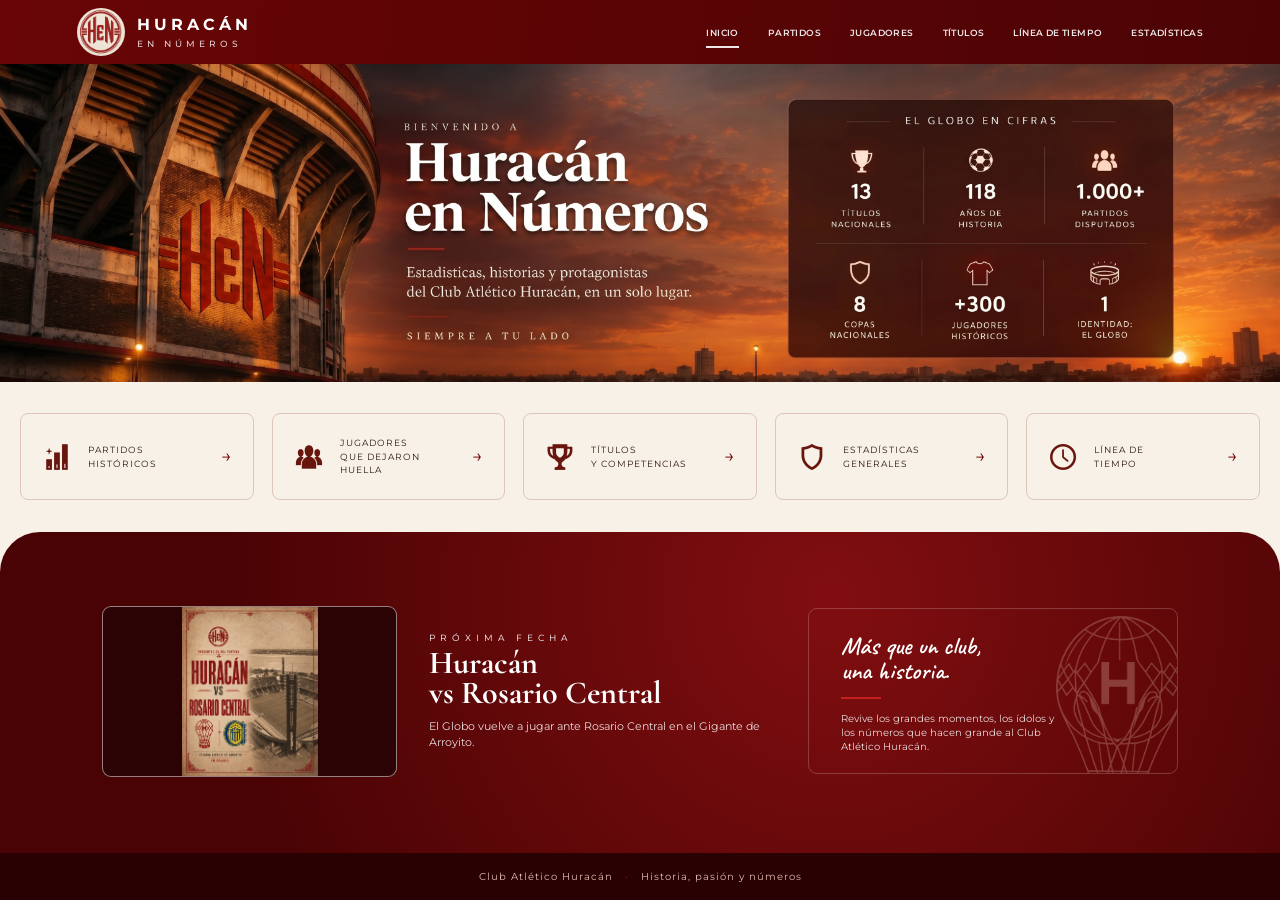
<file: index.html>
<!DOCTYPE html>
<html lang="es">
<head>
  <meta charset="UTF-8">
  <meta name="viewport" content="width=device-width, initial-scale=1.0">
  <meta name="description" content="Huracán en Números: estadísticas, historias y protagonistas del Club Atlético Huracán.">
  <title>Huracán en Números</title>
  <link rel="icon" type="image/png" href="img/letra-h.png">
  <link rel="preconnect" href="https://fonts.googleapis.com">
  <link rel="preconnect" href="https://fonts.gstatic.com" crossorigin>
  <link href="https://fonts.googleapis.com/css2?family=Caveat:wght@500;600&family=Cormorant+Garamond:wght@500;600;700&family=Montserrat:wght@400;500;600;700&display=swap" rel="stylesheet">
  <link rel="stylesheet" href="styles.css">
</head>
<body>
  <header class="site-header">
    <a class="brand" href="#inicio" aria-label="Huracán en Números, inicio">
      <img src="img/LOGO_HEN.jpg" alt="Escudo de Huracán en Números">
      <span>HURACÁN<small>EN NÚMEROS</small></span>
    </a>
    <button class="menu-toggle" type="button" aria-label="Abrir menú" aria-expanded="false">
      <span></span><span></span><span></span>
    </button>
    <nav class="main-nav" aria-label="Navegación principal">
      <a class="active" href="#inicio">Inicio</a>
      <a href="screens/partidos.html">Partidos</a>
      <a href="screens/jugadores.html">Jugadores</a>
      <a href="screens/titulos.html">Títulos</a>
      <a href="screens/linea-tiempo.html">Línea de tiempo</a>
      <a href="screens/estadisticas.html">Estadísticas</a>
    </nav>
  </header>

  <main>
    <section class="hero" id="inicio">
      <img class="hero-image" src="img/Prueba fondo.jfif" alt="Huracán en Números: bienvenida y estadísticas del Club Atlético Huracán">
    </section>

    <section class="quick-links" aria-label="Accesos rápidos">
      <a href="screens/partidos.html" id="partidos"><span class="quick-icon"><img src="img/icono/Partidos Históricos (PNG transparente).png" alt=""></span><span>Partidos<br>históricos</span><b>→</b></a>
      <a href="screens/jugadores.html" id="jugadores"><span class="quick-icon"><img src="img/icono/Jugadores que dejaron huella (PNG transparente).png" alt=""></span><span>Jugadores<br>que dejaron huella</span><b>→</b></a>
      <a href="screens/titulos.html" id="titulos"><span class="quick-icon"><img src="img/icono/Títulos y Competencias (PNG transparente).png" alt=""></span><span>Títulos<br>y competencias</span><b>→</b></a>
      <a href="screens/estadisticas.html" id="estadisticas"><span class="quick-icon"><img src="img/icono/Estadísticas Generales (PNG transparente).png" alt=""></span><span>Estadísticas<br>generales</span><b>→</b></a>
      <a href="screens/linea-tiempo.html" id="historia"><span class="quick-icon"><img src="img/icono/Línea de Tiempo (PNG transparente).png" alt=""></span><span>Línea de<br>tiempo</span><b>→</b></a>
    </section>

    <section class="next-match" id="proxima-fecha">
      <div class="next-match-media">
        <img src="img/partidos/Rosario_V.jpeg" alt="Huracán vs Rosario Central en el Gigante de Arroyito">
      </div>
      <div class="next-match-copy">
        <p class="eyebrow">Próxima fecha</p>
        <h2>Huracán<br>vs Rosario Central</h2>
        <p>El Globo vuelve a jugar ante Rosario Central en el Gigante de Arroyito.</p>
      </div>
      <aside class="quote-card" id="clasico">
        <p>Más que un club,<br>una historia.</p>
        <div class="red-rule"></div>
        <small>Revive los grandes momentos, los ídolos y los números que hacen grande al Club Atlético Huracán.</small>
        <img class="balloon-image" src="img/globo/Globo recortada al borde y con fondo transparente.png" alt="" aria-hidden="true">
      </aside>
    </section>
  </main>

  <footer class="site-footer">Club Atlético Huracán <span>·</span> Historia, pasión y números</footer>
  <script src="script.js"></script>
</body>
</html>
</file>
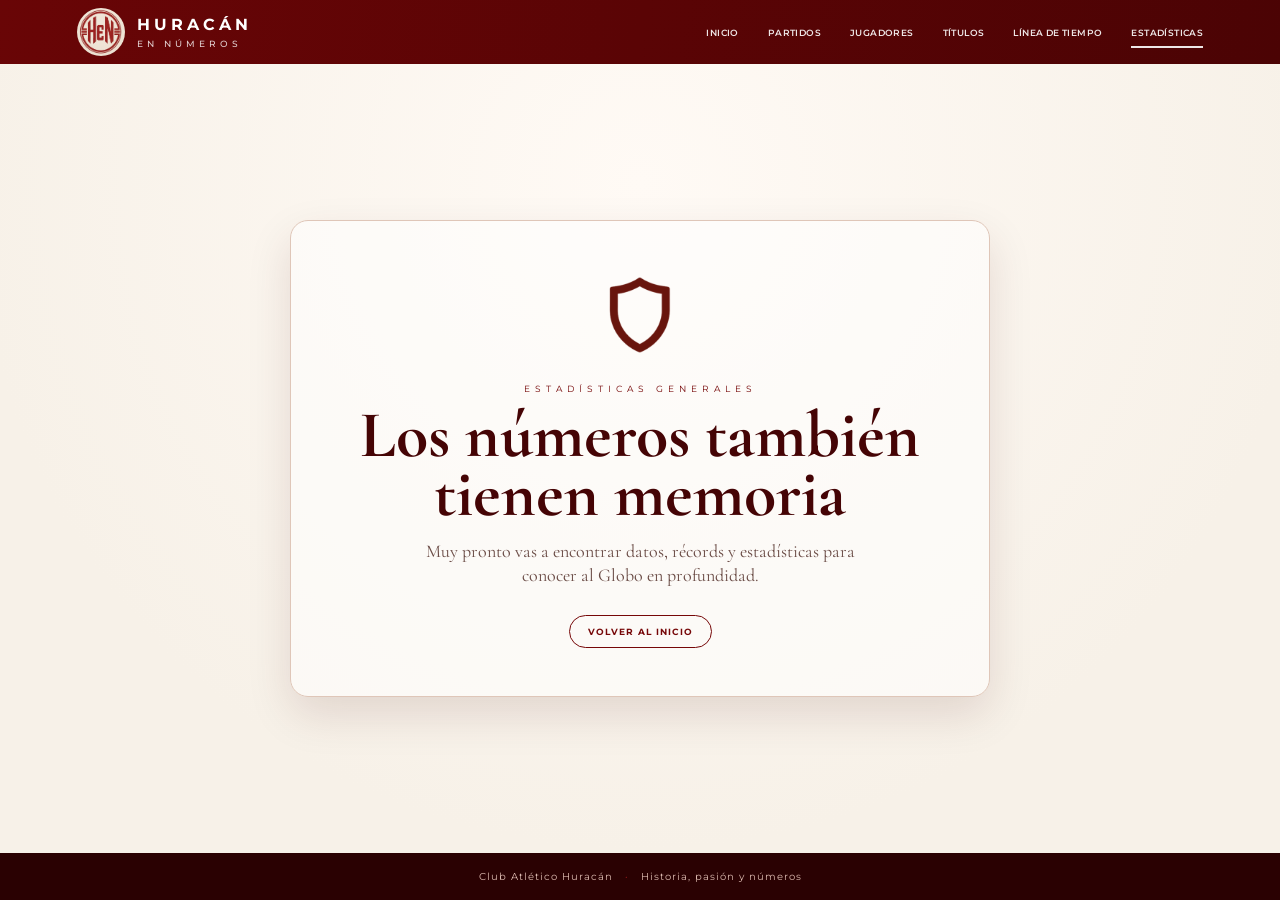
<file: screens/estadisticas.html>
<!DOCTYPE html>
<html lang="es">
<head>
  <meta charset="UTF-8"><meta name="viewport" content="width=device-width, initial-scale=1.0">
  <meta name="description" content="Estadísticas generales del Club Atlético Huracán."><title>Estadísticas | Huracán en Números</title>
  <link rel="icon" type="image/png" href="../img/letra-h.png"><link rel="preconnect" href="https://fonts.googleapis.com"><link rel="preconnect" href="https://fonts.gstatic.com" crossorigin><link href="https://fonts.googleapis.com/css2?family=Caveat:wght@500;600&family=Cormorant+Garamond:wght@500;600;700&family=Montserrat:wght@400;500;600;700&display=swap" rel="stylesheet"><link rel="stylesheet" href="../styles.css">
</head>
<body><header class="site-header"><a class="brand" href="../index.html" aria-label="Huracán en Números, inicio"><img src="../img/LOGO_HEN.jpg" alt="Escudo de Huracán en Números"><span>HURACÁN<small>EN NÚMEROS</small></span></a><button class="menu-toggle" type="button" aria-label="Abrir menú" aria-expanded="false"><span></span><span></span><span></span></button><nav class="main-nav" aria-label="Navegación principal"><a href="../index.html">Inicio</a><a href="partidos.html">Partidos</a><a href="jugadores.html">Jugadores</a><a href="titulos.html">Títulos</a><a href="linea-tiempo.html">Línea de tiempo</a><a class="active" href="estadisticas.html">Estadísticas</a></nav></header><main class="development-main"><section class="development-page"><div class="development-card"><img class="development-icon" src="../img/icono/Estadísticas Generales (PNG transparente).png" alt=""><p class="eyebrow">Estadísticas generales</p><h1>Los números también tienen memoria</h1><p>Muy pronto vas a encontrar datos, récords y estadísticas para conocer al Globo en profundidad.</p><a class="development-back" href="../index.html">Volver al inicio</a></div></section></main><footer class="site-footer">Club Atlético Huracán <span>·</span> Historia, pasión y números</footer><script src="../script.js"></script></body>
</html>
</file>
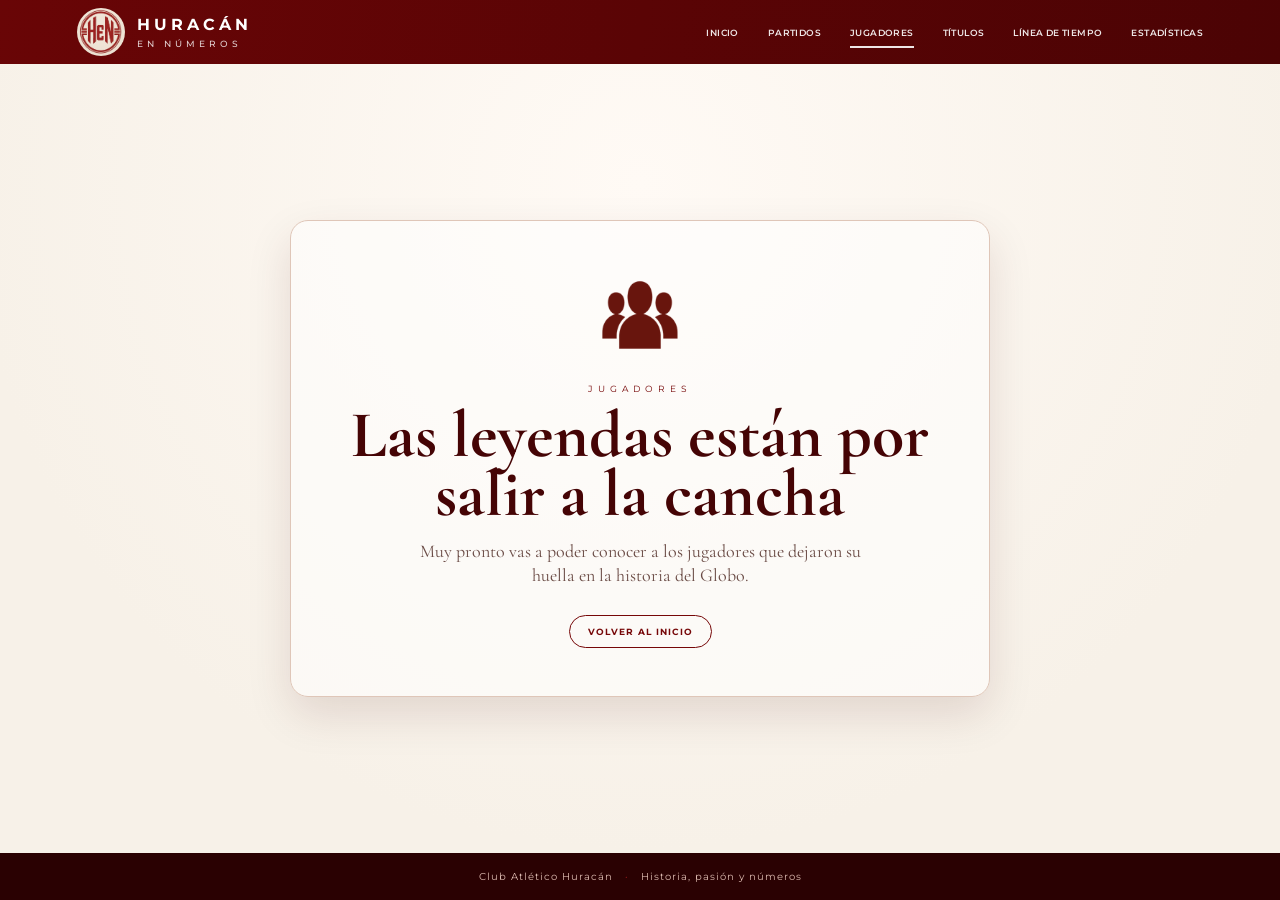
<file: screens/jugadores.html>
<!DOCTYPE html>
<html lang="es">
<head>
  <meta charset="UTF-8"><meta name="viewport" content="width=device-width, initial-scale=1.0">
  <meta name="description" content="Jugadores históricos del Club Atlético Huracán."><title>Jugadores | Huracán en Números</title>
  <link rel="icon" type="image/png" href="../img/letra-h.png"><link rel="preconnect" href="https://fonts.googleapis.com"><link rel="preconnect" href="https://fonts.gstatic.com" crossorigin><link href="https://fonts.googleapis.com/css2?family=Caveat:wght@500;600&family=Cormorant+Garamond:wght@500;600;700&family=Montserrat:wght@400;500;600;700&display=swap" rel="stylesheet"><link rel="stylesheet" href="../styles.css">
</head>
<body><header class="site-header"><a class="brand" href="../index.html" aria-label="Huracán en Números, inicio"><img src="../img/LOGO_HEN.jpg" alt="Escudo de Huracán en Números"><span>HURACÁN<small>EN NÚMEROS</small></span></a><button class="menu-toggle" type="button" aria-label="Abrir menú" aria-expanded="false"><span></span><span></span><span></span></button><nav class="main-nav" aria-label="Navegación principal"><a href="../index.html">Inicio</a><a href="partidos.html">Partidos</a><a class="active" href="jugadores.html">Jugadores</a><a href="titulos.html">Títulos</a><a href="linea-tiempo.html">Línea de tiempo</a><a href="estadisticas.html">Estadísticas</a></nav></header><main class="development-main"><section class="development-page"><div class="development-card"><img class="development-icon" src="../img/icono/Jugadores que dejaron huella (PNG transparente).png" alt=""><p class="eyebrow">Jugadores</p><h1>Las leyendas están por salir a la cancha</h1><p>Muy pronto vas a poder conocer a los jugadores que dejaron su huella en la historia del Globo.</p><a class="development-back" href="../index.html">Volver al inicio</a></div></section></main><footer class="site-footer">Club Atlético Huracán <span>·</span> Historia, pasión y números</footer><script src="../script.js"></script></body>
</html>
</file>
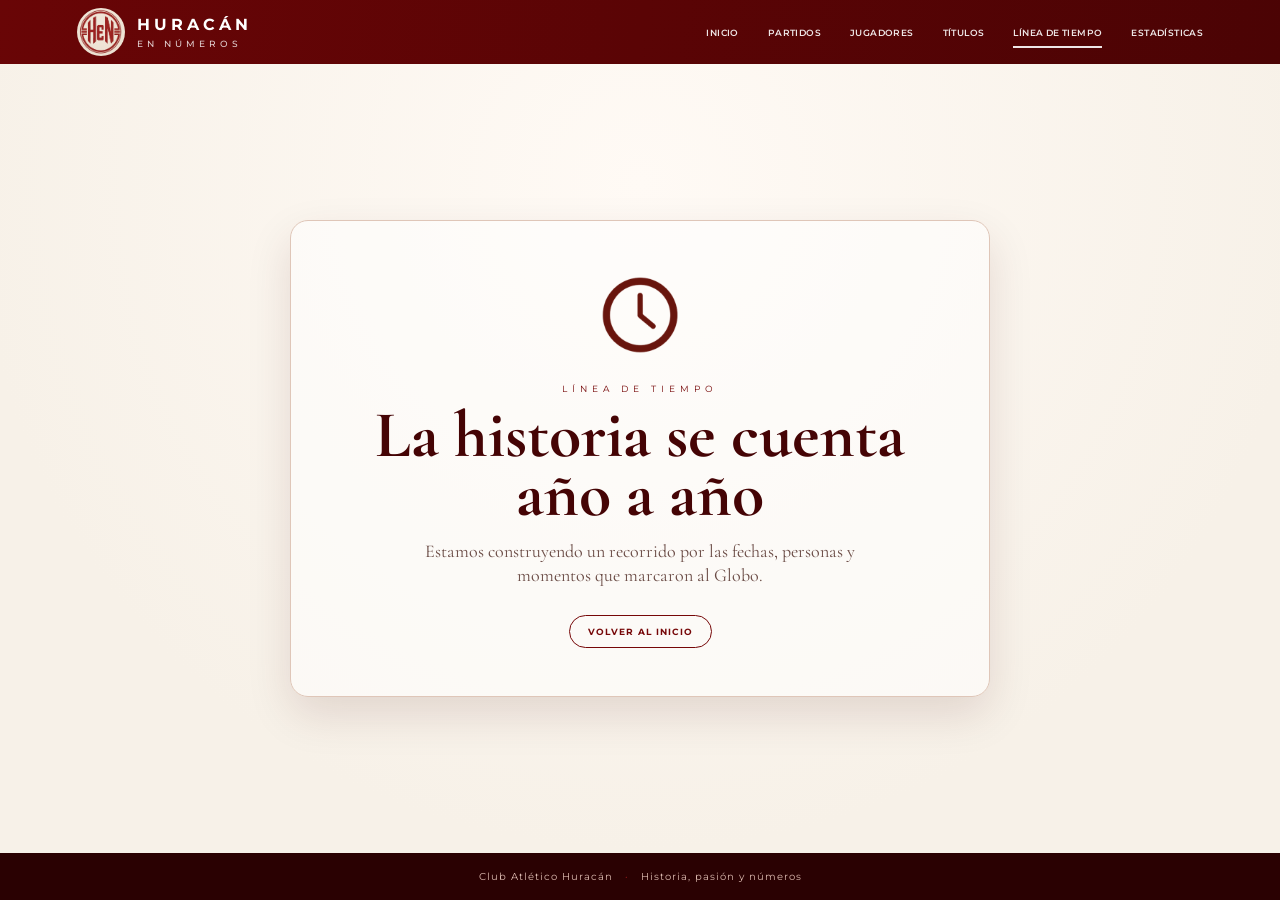
<file: screens/linea-tiempo.html>
<!DOCTYPE html>
<html lang="es">
<head>
  <meta charset="UTF-8"><meta name="viewport" content="width=device-width, initial-scale=1.0">
  <meta name="description" content="Línea de tiempo del Club Atlético Huracán."><title>Línea de tiempo | Huracán en Números</title>
  <link rel="icon" type="image/png" href="../img/letra-h.png"><link rel="preconnect" href="https://fonts.googleapis.com"><link rel="preconnect" href="https://fonts.gstatic.com" crossorigin><link href="https://fonts.googleapis.com/css2?family=Caveat:wght@500;600&family=Cormorant+Garamond:wght@500;600;700&family=Montserrat:wght@400;500;600;700&display=swap" rel="stylesheet"><link rel="stylesheet" href="../styles.css">
</head>
<body><header class="site-header"><a class="brand" href="../index.html" aria-label="Huracán en Números, inicio"><img src="../img/LOGO_HEN.jpg" alt="Escudo de Huracán en Números"><span>HURACÁN<small>EN NÚMEROS</small></span></a><button class="menu-toggle" type="button" aria-label="Abrir menú" aria-expanded="false"><span></span><span></span><span></span></button><nav class="main-nav" aria-label="Navegación principal"><a href="../index.html">Inicio</a><a href="partidos.html">Partidos</a><a href="jugadores.html">Jugadores</a><a href="titulos.html">Títulos</a><a class="active" href="linea-tiempo.html">Línea de tiempo</a><a href="estadisticas.html">Estadísticas</a></nav></header><main class="development-main"><section class="development-page"><div class="development-card"><img class="development-icon" src="../img/icono/Línea de Tiempo (PNG transparente).png" alt=""><p class="eyebrow">Línea de tiempo</p><h1>La historia se cuenta año a año</h1><p>Estamos construyendo un recorrido por las fechas, personas y momentos que marcaron al Globo.</p><a class="development-back" href="../index.html">Volver al inicio</a></div></section></main><footer class="site-footer">Club Atlético Huracán <span>·</span> Historia, pasión y números</footer><script src="../script.js"></script></body>
</html>
</file>
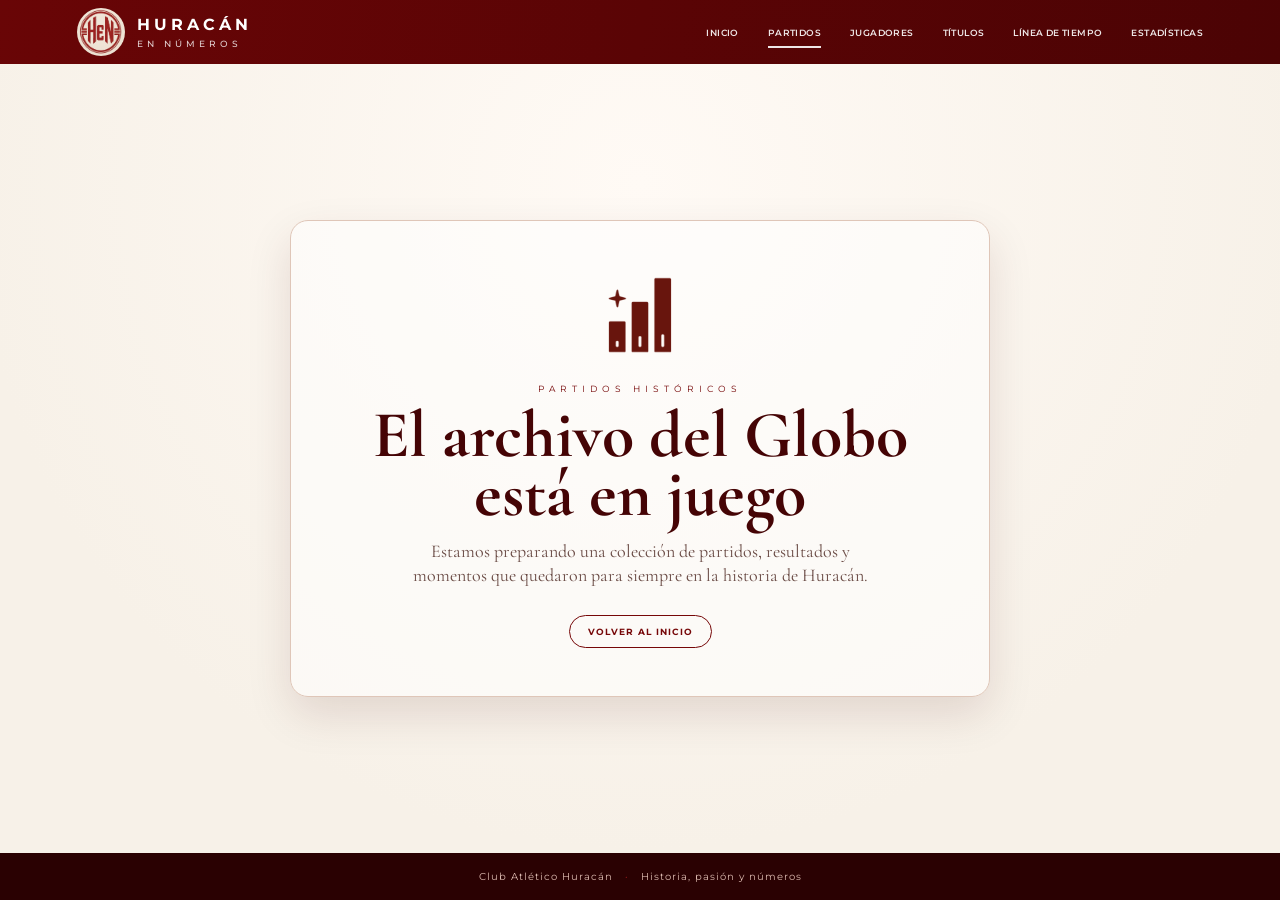
<file: screens/partidos.html>
<!DOCTYPE html>
<html lang="es">
<head>
  <meta charset="UTF-8">
  <meta name="viewport" content="width=device-width, initial-scale=1.0">
  <meta name="description" content="Partidos históricos del Club Atlético Huracán.">
  <title>Partidos | Huracán en Números</title>
  <link rel="icon" type="image/png" href="../img/letra-h.png">
  <link rel="preconnect" href="https://fonts.googleapis.com">
  <link rel="preconnect" href="https://fonts.gstatic.com" crossorigin>
  <link href="https://fonts.googleapis.com/css2?family=Caveat:wght@500;600&family=Cormorant+Garamond:wght@500;600;700&family=Montserrat:wght@400;500;600;700&display=swap" rel="stylesheet">
  <link rel="stylesheet" href="../styles.css">
</head>
<body>
  <header class="site-header">
    <a class="brand" href="../index.html" aria-label="Huracán en Números, inicio"><img src="../img/LOGO_HEN.jpg" alt="Escudo de Huracán en Números"><span>HURACÁN<small>EN NÚMEROS</small></span></a>
    <button class="menu-toggle" type="button" aria-label="Abrir menú" aria-expanded="false"><span></span><span></span><span></span></button>
    <nav class="main-nav" aria-label="Navegación principal">
      <a href="../index.html">Inicio</a><a class="active" href="partidos.html">Partidos</a><a href="jugadores.html">Jugadores</a><a href="titulos.html">Títulos</a><a href="linea-tiempo.html">Línea de tiempo</a><a href="estadisticas.html">Estadísticas</a>
    </nav>
  </header>
  <main class="development-main">
    <section class="development-page">
      <div class="development-card">
        <img class="development-icon" src="../img/icono/Partidos Históricos (PNG transparente).png" alt="">
        <p class="eyebrow">Partidos históricos</p>
        <h1>El archivo del Globo está en juego</h1>
        <p>Estamos preparando una colección de partidos, resultados y momentos que quedaron para siempre en la historia de Huracán.</p>
        <a class="development-back" href="../index.html">Volver al inicio</a>
      </div>
    </section>
  </main>
  <footer class="site-footer">Club Atlético Huracán <span>·</span> Historia, pasión y números</footer>
  <script src="../script.js"></script>
</body>
</html>
</file>
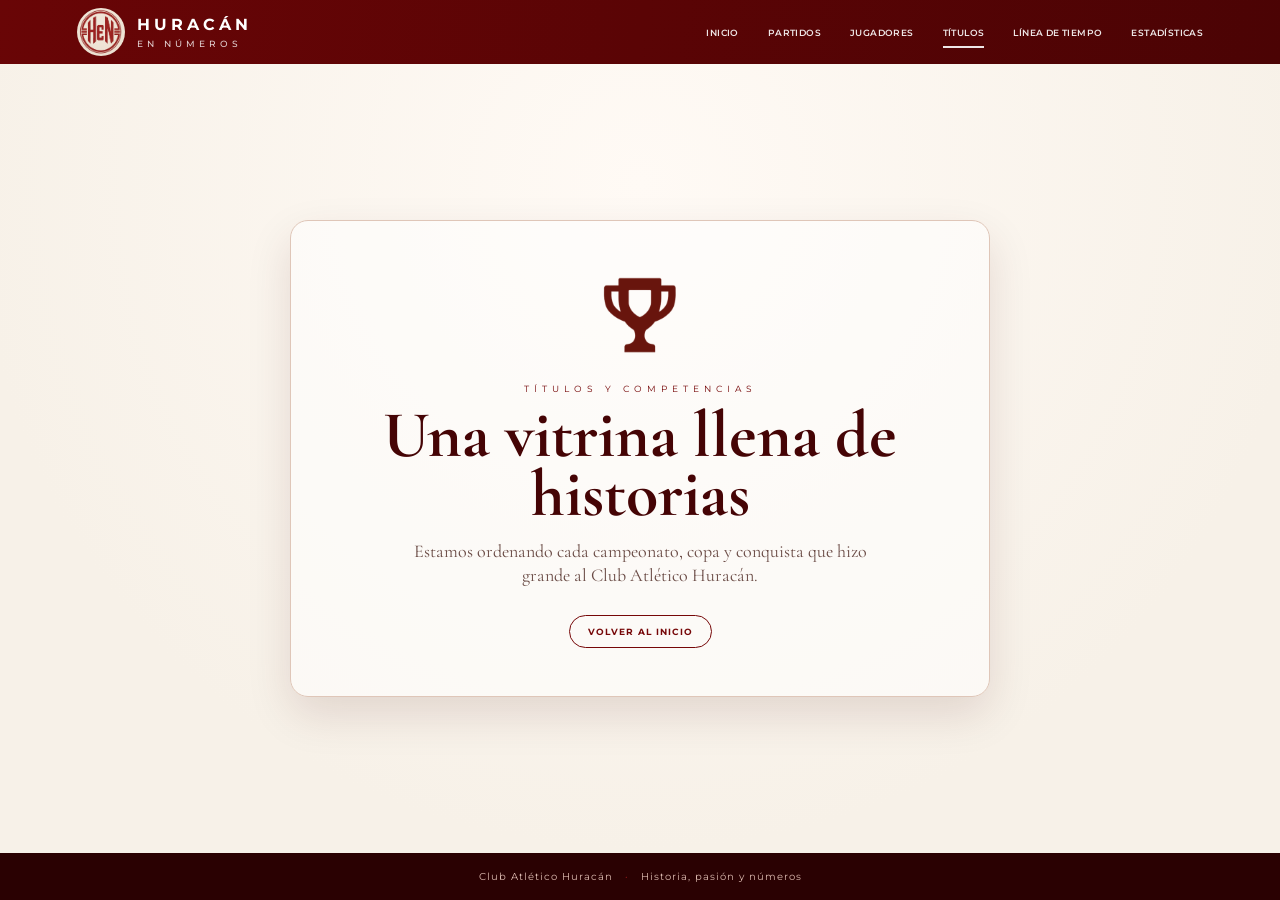
<file: screens/titulos.html>
<!DOCTYPE html>
<html lang="es">
<head>
  <meta charset="UTF-8"><meta name="viewport" content="width=device-width, initial-scale=1.0">
  <meta name="description" content="Títulos y competencias del Club Atlético Huracán."><title>Títulos | Huracán en Números</title>
  <link rel="icon" type="image/png" href="../img/letra-h.png"><link rel="preconnect" href="https://fonts.googleapis.com"><link rel="preconnect" href="https://fonts.gstatic.com" crossorigin><link href="https://fonts.googleapis.com/css2?family=Caveat:wght@500;600&family=Cormorant+Garamond:wght@500;600;700&family=Montserrat:wght@400;500;600;700&display=swap" rel="stylesheet"><link rel="stylesheet" href="../styles.css">
</head>
<body><header class="site-header"><a class="brand" href="../index.html" aria-label="Huracán en Números, inicio"><img src="../img/LOGO_HEN.jpg" alt="Escudo de Huracán en Números"><span>HURACÁN<small>EN NÚMEROS</small></span></a><button class="menu-toggle" type="button" aria-label="Abrir menú" aria-expanded="false"><span></span><span></span><span></span></button><nav class="main-nav" aria-label="Navegación principal"><a href="../index.html">Inicio</a><a href="partidos.html">Partidos</a><a href="jugadores.html">Jugadores</a><a class="active" href="titulos.html">Títulos</a><a href="linea-tiempo.html">Línea de tiempo</a><a href="estadisticas.html">Estadísticas</a></nav></header><main class="development-main"><section class="development-page"><div class="development-card"><img class="development-icon" src="../img/icono/Títulos y Competencias (PNG transparente).png" alt=""><p class="eyebrow">Títulos y competencias</p><h1>Una vitrina llena de historias</h1><p>Estamos ordenando cada campeonato, copa y conquista que hizo grande al Club Atlético Huracán.</p><a class="development-back" href="../index.html">Volver al inicio</a></div></section></main><footer class="site-footer">Club Atlético Huracán <span>·</span> Historia, pasión y números</footer><script src="../script.js"></script></body>
</html>
</file>
<file: styles.css>
:root {
  --red: #760708;
  --deep-red: #450405;
  --cream: #f7f1e8;
  --ink: #2d1715;
  --line: rgba(111, 35, 26, .2);
}

* { box-sizing: border-box; }
html { scroll-behavior: smooth; }
body { min-height: 100vh; margin: 0; display: flex; flex-direction: column; color: var(--ink); background: var(--cream); font-family: Montserrat, sans-serif; overflow-x: hidden; }
main { flex: 1; display: flex; flex-direction: column; }

.site-header { height: 64px; padding: 0 max(6vw, 28px); display: flex; align-items: center; justify-content: space-between; background: linear-gradient(100deg, #690506, #4b0304); color: #fff; position: relative; z-index: 5; }
.brand { color: inherit; display: flex; gap: 12px; align-items: center; text-decoration: none; }
.brand img { width: 48px; height: 48px; border-radius: 50%; object-fit: cover; }
.brand span { font-weight: 700; font-size: 16px; letter-spacing: 4px; }
.brand small { display: block; margin-top: 4px; font-size: 9px; font-weight: 500; letter-spacing: 4px; opacity: .8; }
.main-nav { display: flex; height: 100%; align-items: center; gap: 29px; }
.main-nav a { color: #fff; text-decoration: none; text-transform: uppercase; font-size: 9px; font-weight: 600; letter-spacing: .4px; opacity: .9; height: 100%; display: flex; align-items: center; position: relative; }
.main-nav a.active::after { content: ""; position: absolute; bottom: 16px; left: 0; right: 0; height: 2px; background: #fff; }
.search-button { border: 0; border-left: 1px solid rgba(255,255,255,.3); background: transparent; margin-left: 25px; padding: 0 0 0 22px; width: 44px; height: 28px; }
.search-button span { display: block; width: 15px; height: 15px; border: 1.5px solid #fff; border-radius: 50%; position: relative; }
.search-button span::after { content: ""; width: 7px; height: 1px; background: #fff; position: absolute; right: -5px; bottom: -3px; transform: rotate(48deg); }
.menu-toggle { display: none; }

.hero { background: #230303; }
.hero-image { width: 100%; height: auto; display: block; }
.eyebrow { margin: 0; text-transform: uppercase; letter-spacing: 5px; font-size: 10px; }
h2 { font-family: "Cormorant Garamond", serif; }
.red-rule { background: #c61f1f; height: 2px; width: 40px; margin: 0 0 15px; }

.quick-links { display: grid; grid-template-columns: repeat(5, 1fr); gap: 18px; width: 100%; max-width: 1140px; margin: 0 auto; padding: 27px 20px 20px; }
.quick-links a { min-height: 62px; padding: 10px 15px; display: flex; align-items: center; gap: 15px; border: 1px solid #dfc6b8; border-radius: 8px; color: var(--ink); text-decoration: none; text-transform: uppercase; font-size: 9px; line-height: 1.5; letter-spacing: 1px; transition: background .2s, transform .2s; }
.quick-links a:hover { background: #fffaf5; transform: translateY(-2px); }
.quick-icon { width: 32px; height: 32px; display: grid; place-items: center; flex: 0 0 32px; }
.quick-icon img { width: 32px; height: 32px; object-fit: contain; }
.quick-links b { color: var(--red); font-size: 18px; margin-left: auto; font-weight: 400; }

.next-match { flex: 1; min-height: 230px; color: #fff; background: radial-gradient(circle at 65% 20%, #810e10, #490304 70%); border-radius: 40px 40px 0 0; padding: 23px max(8vw, 30px) 25px; display: grid; grid-template-columns: 295px 1fr 370px; gap: 32px; align-items: center; overflow: hidden; }
.next-match-media { height: 205px; border: 1px solid rgba(255,255,255,.5); border-radius: 9px; overflow: hidden; background: #2b0304; }
.next-match-media img { width: 100%; height: 100%; display: block; object-fit: contain; object-position: center; }
.next-match-copy .eyebrow { font-size: 9px; margin-bottom: 5px; }
.next-match-copy h2 { font-size: 32px; line-height: .92; margin: 0 0 12px; }
.next-match-copy > p:not(.eyebrow) { font-size: 11px; line-height: 1.4; max-width: 350px; margin: 0; opacity: .85; }
.quote-card { height: 166px; border: 1px solid rgba(255,255,255,.2); border-radius: 9px; padding: 25px 32px; position: relative; overflow: hidden; }
.quote-card p { position: relative; z-index: 1; font: 600 25px/1 "Caveat", cursive; margin: 0 0 13px; max-width: 205px; }
.quote-card .red-rule { position: relative; z-index: 1; margin-bottom: 13px; }
.quote-card small { position: relative; z-index: 1; display: block; max-width: 220px; font-size: 10px; line-height: 1.4; opacity: .85; }
.balloon-image { position: absolute; z-index: 0; right: -10px; bottom: -56px; width: 135px; height: 218px; object-fit: contain; opacity: .34; }
.outline-button { display: inline-flex; justify-content: space-between; width: 178px; border: 1px solid #fff; border-radius: 20px; color: #fff; padding: 8px 12px; text-decoration: none; text-transform: uppercase; font-size: 8px; font-weight: 600; letter-spacing: .7px; }
.outline-button span { font-size: 15px; line-height: 8px; }
.site-footer { background: #2a0102; color: #dcbab0; text-align: center; font-size: 10px; letter-spacing: 1px; padding: 17px; }
.site-footer span { margin: 0 8px; color: #bd2525; }

.development-main { min-height: calc(100vh - 128px); }
.development-page { flex: 1; display: grid; place-items: center; padding: 50px 20px; background: radial-gradient(circle at 50% 15%, #fffaf5, var(--cream) 72%); }
.development-card { width: min(700px, 100%); min-height: 390px; padding: 48px 40px; display: flex; flex-direction: column; align-items: center; justify-content: center; text-align: center; border: 1px solid #dfc6b8; border-radius: 18px; background: rgba(255,255,255,.58); box-shadow: 0 18px 45px rgba(69,4,5,.12); }
.development-icon { width: 92px; height: 92px; margin-bottom: 22px; object-fit: contain; }
.development-card .eyebrow { color: var(--red); font-size: 9px; margin-bottom: 12px; }
.development-card h1 { margin: 0 0 14px; color: var(--deep-red); font: 700 clamp(38px, 6vw, 66px)/.9 "Cormorant Garamond", serif; }
.development-card p:not(.eyebrow) { max-width: 470px; margin: 0; color: #6a4b45; font: 18px/1.35 "Cormorant Garamond", serif; }
.development-back { display: inline-flex; margin-top: 28px; padding: 10px 18px; border: 1px solid var(--red); border-radius: 22px; color: var(--red); text-decoration: none; text-transform: uppercase; font-size: 9px; font-weight: 700; letter-spacing: 1px; }
.development-back:hover { background: var(--red); color: #fff; }

@media (max-width: 900px) {
  .main-nav { gap: 15px; }
  .main-nav a { font-size: 8px; }
  .next-match { grid-template-columns: minmax(220px, 250px) 1fr; gap: 24px; }
  .quote-card { grid-column: 1 / -1; }
}

@media (max-width: 1100px) {
  .site-header { padding-left: 3vw; padding-right: 3vw; }
  .main-nav { gap: 17px; }
  .search-button { margin-left: 10px; }
  .next-match { padding-left: 5vw; padding-right: 5vw; }
}

@media (max-width: 820px) {
  .site-header { height: 62px; }
  .brand img { width: 44px; height: 44px; }
  .brand span { font-size: 14px; letter-spacing: 3px; }
  .brand small { font-size: 8px; letter-spacing: 3px; }
  .menu-toggle { display: flex; flex-direction: column; gap: 4px; border: 0; background: none; padding: 8px; cursor: pointer; }
  .menu-toggle span { width: 23px; height: 2px; background: white; transition: transform .2s, opacity .2s; }
  .main-nav { position: absolute; top: 62px; left: 0; right: 0; height: auto; display: none; flex-direction: column; background: #500304; padding: 12px 28px 16px; align-items: stretch; gap: 0; box-shadow: 0 10px 18px rgba(0,0,0,.2); }
  .main-nav.open { display: flex; }
  .main-nav a { padding: 13px 0; height: auto; font-size: 10px; border-bottom: 1px solid rgba(255,255,255,.12); }
  .main-nav a.active::after { display: none; }
  .search-button { display: none; }
  .development-page { padding: 30px 16px; }
  .development-card { min-height: 350px; padding: 36px 24px; }
  .quick-links { grid-template-columns: repeat(3, 1fr); gap: 12px; padding-left: 5vw; padding-right: 5vw; }
  .quick-links a { gap: 9px; padding: 10px; }
  .quick-links a:last-child { grid-column: auto; }
  .next-match { grid-template-columns: minmax(220px, 34%) 1fr; }
}

@media (max-width: 680px) {
  .site-header { height: 60px; padding: 0 18px; }
  .brand span { font-size: 12px; letter-spacing: 2px; }
  .brand small { font-size: 7px; letter-spacing: 2px; }
  .main-nav { top: 60px; }
  .quick-links { grid-template-columns: 1fr 1fr; gap: 10px; padding: 20px 15px; }
  .quick-links a { gap: 8px; padding: 8px; font-size: 8px; }
  .quick-links a:last-child { grid-column: span 2; }
  .next-match { display: block; padding: 24px 20px; border-radius: 24px 24px 0 0; }
  .next-match-media { margin-bottom: 20px; }
  .next-match-copy { margin-bottom: 20px; }
  .quote-card { height: 150px; }
}

@media (max-width: 430px) {
  .brand { gap: 8px; }
  .brand img { width: 40px; height: 40px; }
  .brand span { font-size: 11px; letter-spacing: 1.5px; }
  .brand small { font-size: 6px; letter-spacing: 1.5px; }
  .quick-links { grid-template-columns: 1fr; }
  .quick-links a, .quick-links a:last-child { grid-column: auto; min-height: 55px; }
  .next-match { padding: 22px 16px; }
  .next-match-media { height: 260px; }
  .next-match-copy h2 { font-size: 28px; }
  .quote-card { padding: 22px; }
  .balloon-image { right: -18px; bottom: -43px; width: 125px; height: 195px; opacity: .34; }
}

@media (min-width: 821px) and (max-width: 1050px) {
  .site-header { padding-left: 22px; padding-right: 22px; }
  .brand span { font-size: 13px; letter-spacing: 2px; }
  .brand small { font-size: 7px; letter-spacing: 2px; }
  .main-nav { gap: 11px; }
  .main-nav a { font-size: 7px; }
  .search-button { margin-left: 4px; padding-left: 12px; width: 30px; }
}

@media (min-width: 1200px) {
  .quick-links { max-width: 1280px; }
  .quick-links {
    min-height: clamp(150px, 15vh, 205px);
    padding-top: clamp(30px, 3.5vh, 48px);
    padding-bottom: clamp(30px, 3.5vh, 48px);
  }
  .quick-links a { min-height: clamp(72px, 7vh, 90px); padding-left: 20px; padding-right: 20px; }
  .next-match {
    min-height: clamp(230px, 26vh, 320px);
    padding-left: max(8vw, 90px);
    padding-right: max(8vw, 90px);
  }
  .next-match-media { height: clamp(164px, 19vh, 220px); }
}

@media (min-width: 1600px) {
  .quick-links { max-width: 1400px; }
}
</file>
